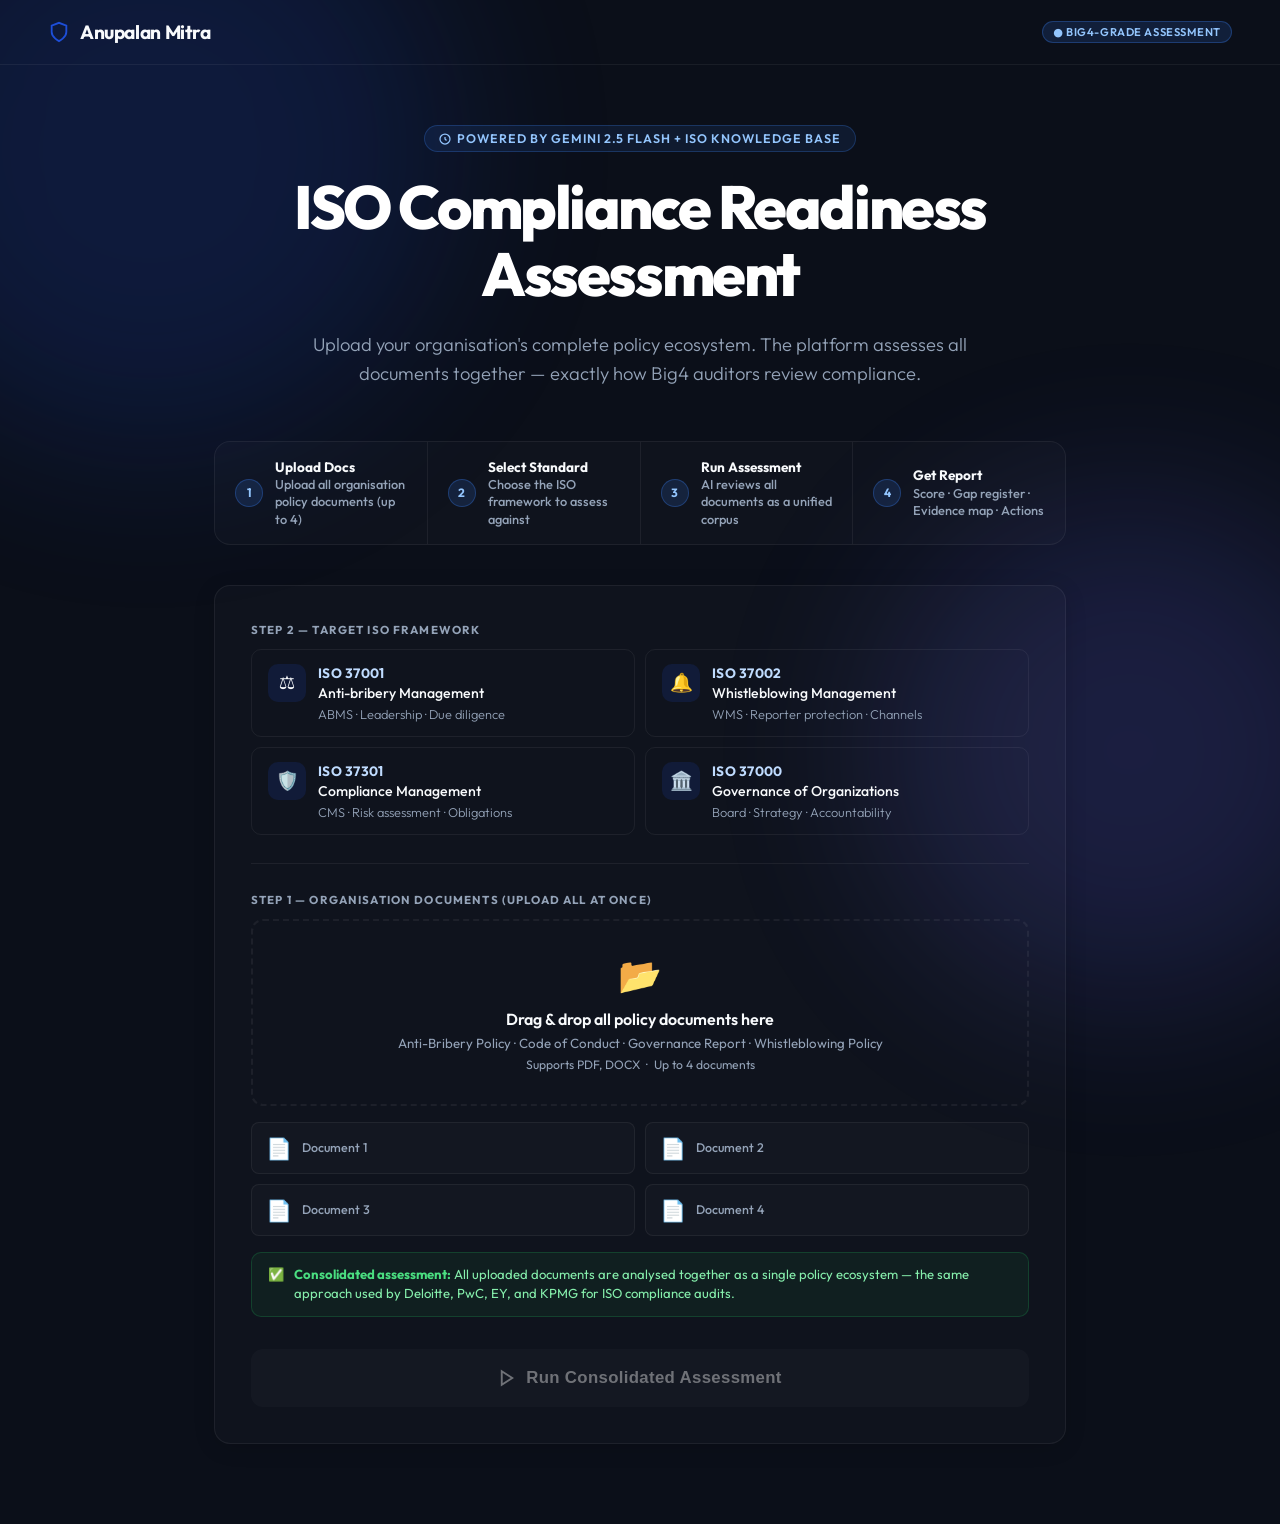
<file: frontend/index.html>
<!DOCTYPE html>
<html lang="en">
<head>
  <meta charset="UTF-8">
  <meta name="viewport" content="width=device-width, initial-scale=1.0">
  <title>Anupalan Mitra | ISO Compliance Intelligence</title>
  <meta name="description" content="Big4-grade ISO compliance assessment platform. Upload company documents and get an instant readiness report.">
  <link rel="preconnect" href="https://fonts.googleapis.com">
  <link href="https://fonts.googleapis.com/css2?family=Outfit:wght@300;400;500;600;700;800&display=swap" rel="stylesheet">
  <style>
    :root {
      --bg:          #0B0F19; /* Tinted deep blue instead of stark blue-black */
      --bg2:         #121826;
      --card:        rgba(255,255,255,0.02);
      --border:      rgba(255,255,255,0.06);
      --accent:      #1D4ED8; /* Deep rich blue */
      --accent2:     #6366f1; /* Indigo */
      --green:       #16a34a;
      --amber:       #d97706;
      --red:         #dc2626;
      --text:        #f8fafc;
      --muted:       #94a3b8;
      --radius:      16px;
    }
    *, *::before, *::after { box-sizing: border-box; margin: 0; padding: 0; }
    body {
      font-family: 'Outfit', system-ui, sans-serif;
      background: var(--bg);
      color: var(--text);
      min-height: 100vh;
      overflow-x: hidden;
    }

    /* ── Background blobs ── */
    .blobs { position: fixed; inset: 0; pointer-events: none; z-index: 0; }
    .blob {
      position: absolute; border-radius: 50%;
      filter: blur(90px); opacity: 0.18;
      animation: drift 12s ease-in-out infinite alternate;
    }
    .blob-1 { width: 600px; height: 600px; background: var(--accent); top: -150px; left: -150px; animation-delay: 0s; }
    .blob-2 { width: 500px; height: 500px; background: var(--accent2); bottom: -100px; right: -100px; animation-delay: -6s; }
    @keyframes drift { from { transform: translate(0,0) scale(1); } to { transform: translate(40px,30px) scale(1.08); } }

    /* ── Nav ── */
    nav {
      position: relative; z-index: 10;
      display: flex; align-items: center; justify-content: space-between;
      padding: 20px 48px;
      border-bottom: 1px solid var(--border);
    }
    .brand {
      display: flex; align-items: center; gap: 10px;
      font-size: 1.2rem; font-weight: 700; letter-spacing: -0.02em;
    }
    .brand svg { color: var(--accent); }
    .badge {
      font-size: 0.7rem; font-weight: 600; padding: 3px 10px;
      background: rgba(59,130,246,0.15); border: 1px solid rgba(59,130,246,0.3);
      border-radius: 20px; color: #93c5fd; letter-spacing: 0.05em;
    }

    /* ── Main layout ── */
    main {
      position: relative; z-index: 1;
      max-width: 900px; margin: 0 auto;
      padding: 60px 24px 80px;
    }

    /* ── Hero ── */
    .hero { text-align: center; margin-bottom: 52px; }
    .hero-tag {
      display: inline-flex; align-items: center; gap: 6px;
      font-size: 0.78rem; font-weight: 600; letter-spacing: 0.08em; text-transform: uppercase;
      color: #93c5fd;
      background: rgba(59,130,246,0.1); border: 1px solid rgba(59,130,246,0.25);
      padding: 5px 14px; border-radius: 20px; margin-bottom: 22px;
    }
    .hero h1 {
      font-size: clamp(2.4rem, 5vw, 3.8rem); font-weight: 800;
      line-height: 1.1; letter-spacing: -0.04em;
      margin-bottom: 22px;
      color: #fff;
    }
    .hero p { font-size: 1.15rem; color: var(--muted); max-width: 660px; margin: 0 auto; line-height: 1.6; font-weight: 300; }

    /* ── Steps strip ── */
    .steps {
      display: flex; gap: 0; margin-bottom: 40px;
      background: var(--card); border: 1px solid var(--border); border-radius: var(--radius);
      overflow: hidden;
    }
    .step {
      flex: 1; display: flex; align-items: center; gap: 12px;
      padding: 16px 20px;
      border-right: 1px solid var(--border);
      transition: background 0.2s;
    }
    .step:last-child { border-right: none; }
    .step-num {
      width: 28px; height: 28px; border-radius: 50%;
      display: flex; align-items: center; justify-content: center;
      font-size: 0.75rem; font-weight: 700; flex-shrink: 0;
      background: rgba(59,130,246,0.15); border: 1px solid rgba(59,130,246,0.3); color: #93c5fd;
    }
    .step-text { font-size: 0.8rem; font-weight: 500; color: var(--muted); line-height: 1.35; }
    .step-text strong { color: var(--text); display: block; font-size: 0.85rem; }

    /* ── Card ── */
    .card {
      background: var(--card); border: 1px solid var(--border);
      border-radius: var(--radius); padding: 36px;
      box-shadow: 0 4px 24px -4px rgba(0,0,0,0.2), 0 0 1px 0 rgba(255,255,255,0.05) inset;
    }
    .section-label {
      font-size: 0.72rem; font-weight: 700; letter-spacing: 0.1em; text-transform: uppercase;
      color: var(--muted); margin-bottom: 12px;
    }

    /* ── Framework select ── */
    .framework-grid {
      display: grid; grid-template-columns: repeat(2, 1fr); gap: 10px; margin-bottom: 28px;
    }
    .framework-opt {
      position: relative; cursor: pointer;
    }
    .framework-opt input[type="radio"] {
      position: absolute; opacity: 0; width: 0; height: 0;
    }
    .framework-opt label {
      display: flex; align-items: flex-start; gap: 12px; padding: 14px 16px;
      border: 1.5px solid var(--border); border-radius: 10px;
      cursor: pointer; transition: all 0.2s;
    }
    .framework-opt label:hover { border-color: rgba(59,130,246,0.4); background: rgba(59,130,246,0.04); }
    .framework-opt input:checked + label {
      border-color: var(--accent); background: rgba(59,130,246,0.08);
    }
    .fw-icon {
      width: 38px; height: 38px; border-radius: 10px; flex-shrink: 0;
      display: flex; align-items: center; justify-content: center; font-size: 1.15rem;
      background: rgba(29,78,216,0.15); /* Tinted accent */
    }
    .fw-info { flex: 1; }
    .fw-code { font-size: 0.85rem; font-weight: 700; color: #bfdbfe; letter-spacing: 0.02em; }
    .fw-name { font-size: 0.88rem; color: var(--text); font-weight: 500; margin-top: 2px; }
    .fw-desc { font-size: 0.8rem; color: var(--muted); margin-top: 4px; font-weight: 300; }

    /* ── Divider ── */
    .divider { height: 1px; background: var(--border); margin: 28px 0; }

    /* ── Upload zone ── */
    .upload-zone {
      border: 2px dashed var(--border); border-radius: 12px;
      padding: 32px 24px; text-align: center; cursor: pointer;
      transition: all 0.2s; position: relative;
    }
    .upload-zone:hover, .upload-zone.drag-over {
      border-color: var(--accent); background: rgba(59,130,246,0.04);
    }
    .upload-zone input[type="file"] {
      position: absolute; inset: 0; opacity: 0; cursor: pointer;
    }
    .upload-icon { font-size: 2.2rem; margin-bottom: 12px; }
    .upload-zone h3 { font-size: 1rem; font-weight: 600; margin-bottom: 6px; }
    .upload-zone p { font-size: 0.83rem; color: var(--muted); }

    /* ── Document slots ── */
    .doc-slots {
      display: grid; grid-template-columns: repeat(2, 1fr); gap: 10px; margin-top: 16px;
    }
    .doc-slot {
      display: flex; align-items: center; gap: 10px;
      padding: 10px 14px; border-radius: 8px;
      border: 1px solid var(--border); background: rgba(255,255,255,0.02);
      min-height: 52px;
    }
    .doc-slot.filled { border-color: rgba(34,197,94,0.4); background: rgba(34,197,94,0.06); }
    .slot-icon { font-size: 1.3rem; flex-shrink: 0; }
    .slot-label { font-size: 0.78rem; font-weight: 500; color: var(--muted); }
    .slot-file  { font-size: 0.78rem; font-weight: 600; color: var(--green); }
    .slot-remove { margin-left: auto; background: none; border: none; cursor: pointer; color: var(--muted); font-size: 1rem; padding: 2px 6px; border-radius: 4px; }
    .slot-remove:hover { color: var(--red); background: rgba(239,68,68,0.1); }

    /* ── File list (overflow > 4) ── */
    .file-list { margin-top: 12px; display: flex; flex-direction: column; gap: 6px; }
    .file-item {
      display: flex; align-items: center; justify-content: space-between;
      padding: 8px 14px; border-radius: 8px; background: rgba(255,255,255,0.03);
      border: 1px solid var(--border); font-size: 0.82rem;
    }

    /* ── Notice ── */
    .notice {
      display: flex; align-items: flex-start; gap: 10px;
      padding: 12px 16px; border-radius: 10px; margin-top: 16px;
      background: rgba(34,197,94,0.07); border: 1px solid rgba(34,197,94,0.2);
      font-size: 0.82rem; color: #86efac; line-height: 1.5;
    }
    .notice b { color: #4ade80; }

    /* ── Run button ── */
    .run-btn {
      width: 100%; margin-top: 32px; padding: 18px;
      font-size: 1.05rem; font-weight: 700; letter-spacing: 0.02em;
      border: 1px solid rgba(255,255,255,0.1); border-radius: 12px; cursor: pointer;
      background: var(--accent);
      color: white; transition: all 0.4s cubic-bezier(0.16, 1, 0.3, 1);
      display: flex; align-items: center; justify-content: center; gap: 10px;
      box-shadow: 0 4px 14px 0 rgba(29, 78, 216, 0.39);
    }
    .run-btn:hover:not(:disabled) { 
      background: #2563EB; /* Slightly lighter shade for hover */
      transform: translateY(-2px); 
      box-shadow: 0 6px 20px rgba(29, 78, 216, 0.23); 
    }
    .run-btn:active:not(:disabled) { transform: translateY(1px); }
    .run-btn:disabled { opacity: 0.4; cursor: not-allowed; transform: none; box-shadow: none; background: var(--border); border-color: transparent;}

    /* ── Loading overlay ── */
    .loading {
      display: none; flex-direction: column; align-items: center; justify-content: center;
      padding: 60px 32px; text-align: center;
    }
    .spinner {
      width: 52px; height: 52px; border-radius: 50%;
      border: 3px solid rgba(59,130,246,0.15);
      border-top-color: var(--accent);
      animation: spin 0.9s linear infinite; margin-bottom: 24px;
    }
    @keyframes spin { to { transform: rotate(360deg); } }
    .loading h3 { font-size: 1.15rem; font-weight: 600; margin-bottom: 8px; }
    .loading-sub { font-size: 0.85rem; color: var(--muted); }
    .loading-steps { margin-top: 24px; text-align: left; width: 100%; max-width: 320px; }
    .lstep { display: flex; align-items: center; gap: 10px; padding: 6px 0; font-size: 0.83rem; color: var(--muted); }
    .lstep.done { color: var(--green); }
    .lstep.active { color: var(--text); }
    .lstep-dot { width: 8px; height: 8px; border-radius: 50%; background: currentColor; flex-shrink: 0; }
  </style>
</head>
<body>

<div class="blobs">
  <div class="blob blob-1"></div>
  <div class="blob blob-2"></div>
</div>

<nav>
  <div class="brand">
    <svg width="22" height="22" viewBox="0 0 24 24" fill="none" stroke="currentColor" stroke-width="2"><path d="M12 22s8-4 8-10V5l-8-3-8 3v7c0 6 8 10 8 10z"/></svg>
    Anupalan Mitra
  </div>
  <span class="badge">&#9679; BIG4-GRADE ASSESSMENT</span>
</nav>

<main>
  <div class="hero">
    <div class="hero-tag">
      <svg width="12" height="12" viewBox="0 0 24 24" fill="none" stroke="currentColor" stroke-width="2.5"><circle cx="12" cy="12" r="10"/><path d="M12 8v4l3 3"/></svg>
      Powered by Gemini 2.5 Flash + ISO Knowledge Base
    </div>
    <h1>ISO Compliance <span class="gradient">Readiness Assessment</span></h1>
    <p>Upload your organisation's complete policy ecosystem. The platform assesses all documents together — exactly how Big4 auditors review compliance.</p>
  </div>

  <!-- 4-step strip -->
  <div class="steps">
    <div class="step">
      <div class="step-num">1</div>
      <div class="step-text"><strong>Upload Docs</strong>Upload all organisation policy documents (up to 4)</div>
    </div>
    <div class="step">
      <div class="step-num">2</div>
      <div class="step-text"><strong>Select Standard</strong>Choose the ISO framework to assess against</div>
    </div>
    <div class="step">
      <div class="step-num">3</div>
      <div class="step-text"><strong>Run Assessment</strong>AI reviews all documents as a unified corpus</div>
    </div>
    <div class="step">
      <div class="step-num">4</div>
      <div class="step-text"><strong>Get Report</strong>Score · Gap register · Evidence map · Actions</div>
    </div>
  </div>

  <!-- Main card -->
  <div class="card" id="uploadCard">

    <!-- Framework selector -->
    <div class="section-label">Step 2 — Target ISO framework</div>
    <div class="framework-grid">
      <div class="framework-opt">
        <input type="radio" name="framework" id="fw37001" value="iso37001">
        <label for="fw37001">
          <div class="fw-icon">⚖️</div>
          <div class="fw-info">
            <div class="fw-code">ISO 37001</div>
            <div class="fw-name">Anti-bribery Management</div>
            <div class="fw-desc">ABMS · Leadership · Due diligence</div>
          </div>
        </label>
      </div>
      <div class="framework-opt">
        <input type="radio" name="framework" id="fw37002" value="iso37002">
        <label for="fw37002">
          <div class="fw-icon">🔔</div>
          <div class="fw-info">
            <div class="fw-code">ISO 37002</div>
            <div class="fw-name">Whistleblowing Management</div>
            <div class="fw-desc">WMS · Reporter protection · Channels</div>
          </div>
        </label>
      </div>
      <div class="framework-opt">
        <input type="radio" name="framework" id="fw37301" value="iso37301">
        <label for="fw37301">
          <div class="fw-icon">🛡️</div>
          <div class="fw-info">
            <div class="fw-code">ISO 37301</div>
            <div class="fw-name">Compliance Management</div>
            <div class="fw-desc">CMS · Risk assessment · Obligations</div>
          </div>
        </label>
      </div>
      <div class="framework-opt">
        <input type="radio" name="framework" id="fw37000" value="iso37000">
        <label for="fw37000">
          <div class="fw-icon">🏛️</div>
          <div class="fw-info">
            <div class="fw-code">ISO 37000</div>
            <div class="fw-name">Governance of Organizations</div>
            <div class="fw-desc">Board · Strategy · Accountability</div>
          </div>
        </label>
      </div>
    </div>

    <div class="divider"></div>

    <!-- Upload zone -->
    <div class="section-label">Step 1 — Organisation documents (upload all at once)</div>
    <div class="upload-zone" id="dropZone">
      <input type="file" id="fileInput" multiple accept=".pdf,.doc,.docx">
      <div class="upload-icon">📂</div>
      <h3>Drag &amp; drop all policy documents here</h3>
      <p>Anti-Bribery Policy · Code of Conduct · Governance Report · Whistleblowing Policy</p>
      <p style="margin-top:6px;font-size:0.76rem">Supports PDF, DOCX &nbsp;·&nbsp; Up to 4 documents</p>
    </div>

    <!-- Slot grid — shows up to 4 labelled document slots -->
    <div class="doc-slots" id="docSlots">
      <div class="doc-slot" id="slot0"><span class="slot-icon">📄</span><span class="slot-label">Document 1</span></div>
      <div class="doc-slot" id="slot1"><span class="slot-icon">📄</span><span class="slot-label">Document 2</span></div>
      <div class="doc-slot" id="slot2"><span class="slot-icon">📄</span><span class="slot-label">Document 3</span></div>
      <div class="doc-slot" id="slot3"><span class="slot-icon">📄</span><span class="slot-label">Document 4</span></div>
    </div>

    <!-- Notice -->
    <div class="notice">
      ✅ &nbsp;<div><b>Consolidated assessment:</b> All uploaded documents are analysed together as a single policy ecosystem — the same approach used by Deloitte, PwC, EY, and KPMG for ISO compliance audits.</div>
    </div>

    <!-- Run button -->
    <button class="run-btn" id="runBtn" disabled>
      <svg width="18" height="18" viewBox="0 0 24 24" fill="none" stroke="currentColor" stroke-width="2.5"><polygon points="5 3 19 12 5 21 5 3"/></svg>
      Run Consolidated Assessment
    </button>

    <!-- Loading state -->
    <div class="loading" id="loadingState">
      <div class="spinner"></div>
      <h3>Running Assessment</h3>
      <p class="loading-sub" id="loadingMsg">Uploading documents to backend…</p>
      <div class="loading-steps">
        <div class="lstep" id="ls1"><div class="lstep-dot"></div>Parsing policy documents</div>
        <div class="lstep" id="ls2"><div class="lstep-dot"></div>Retrieving ISO clause references</div>
        <div class="lstep" id="ls3"><div class="lstep-dot"></div>Gemini AI batch scoring all clauses</div>
        <div class="lstep" id="ls4"><div class="lstep-dot"></div>Building gap register &amp; evidence map</div>
      </div>
    </div>
  </div>
</main>

<script src="js/app.js"></script>
</body>
</html>
</file>
